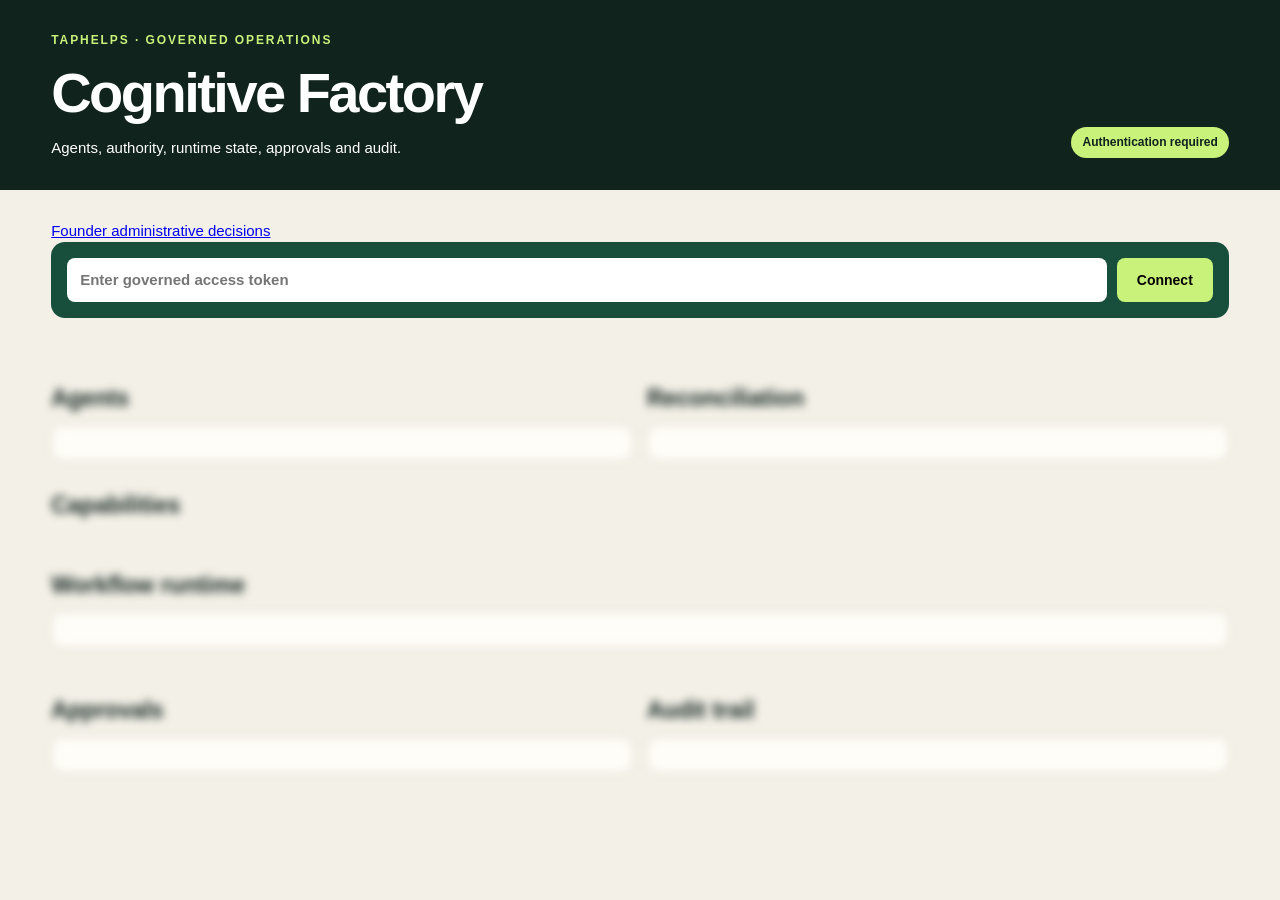
<file: index.html>
<!doctype html><html lang="en"><head><meta charset="utf-8"><meta name="viewport" content="width=device-width,initial-scale=1"><meta http-equiv="Content-Security-Policy" content="default-src 'self'; connect-src https://naffdaxyizjbqcwkawju.supabase.co; style-src 'self'; script-src 'self'; img-src 'self'; object-src 'none'; base-uri 'none'; form-action 'none'">
<title>TAP Cognitive Factory</title><link rel="stylesheet" href="./styles.css"></head>
<body><header><div><div class="eyebrow">TAPHELPS · GOVERNED OPERATIONS</div><h1>Cognitive Factory</h1><div>Agents, authority, runtime state, approvals and audit.</div></div><span id="health" class="status">Authentication required</span></header><main>
<nav aria-label="Administration"><a href="./founder-admin.html">Founder administrative decisions</a></nav>
<div class="bar"><input id="token" type="password" autocomplete="off" placeholder="Enter governed access token"><button id="connect">Connect</button></div>
<section id="content" class="restricted"><div id="metrics" class="metrics"></div><div class="cols"><div><h2>Agents</h2><div id="agents" class="panel"></div></div><div><h2>Reconciliation</h2><div id="recon" class="panel"></div></div></div><h2>Capabilities</h2><div id="capabilities" class="grid"></div><h2>Workflow runtime</h2><div id="workflows" class="panel"></div><div class="cols"><div><h2>Approvals</h2><div id="approvals" class="panel"></div></div><div><h2>Audit trail</h2><div id="audits" class="panel"></div></div></div></section></main>
<script src="./app.js" defer></script></body></html>
</file>
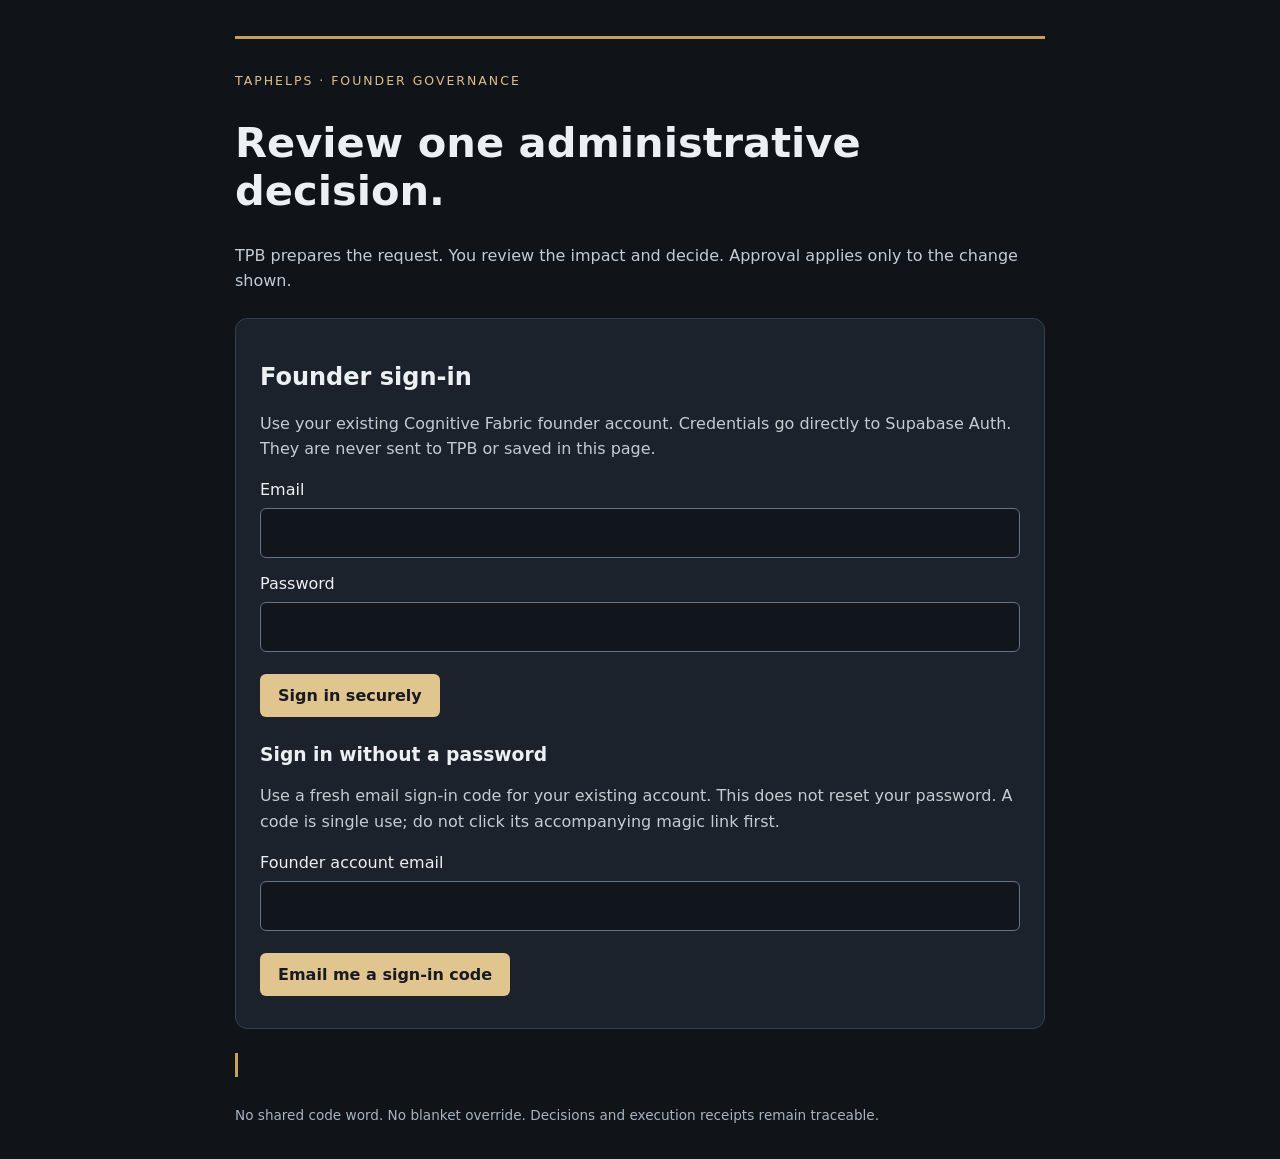
<file: founder-admin.html>
<!doctype html>
<html lang="en"><head><meta charset="utf-8"><meta name="viewport" content="width=device-width,initial-scale=1"><meta http-equiv="Content-Security-Policy" content="default-src 'none';script-src 'self';style-src 'self';connect-src https://naffdaxyizjbqcwkawju.supabase.co;form-action 'none';base-uri 'none'"><meta name="referrer" content="no-referrer"><title>TAPhelps — Founder administrative decision</title><link rel="stylesheet" href="founder-admin.css"></head>
<body><main><header><p class="brand">TAPHELPS · FOUNDER GOVERNANCE</p><h1>Review one administrative decision.</h1><p>TPB prepares the request. You review the impact and decide. Approval applies only to the change shown.</p></header>
<section id="login"><h2>Founder sign-in</h2><p>Use your existing Cognitive Fabric founder account. Credentials go directly to Supabase Auth. They are never sent to TPB or saved in this page.</p><form id="sign-in"><label>Email<input name="email" type="email" autocomplete="username" required></label><label>Password<input name="password" type="password" autocomplete="current-password" required></label><button type="submit">Sign in securely</button></form><h3>Sign in without a password</h3><p>Use a fresh email sign-in code for your existing account. This does not reset your password. A code is single use; do not click its accompanying magic link first.</p><form id="send-code"><label>Founder account email<input id="code-email" type="email" autocomplete="username" required></label><button type="submit">Email me a sign-in code</button></form><form id="verify-code" hidden><label>Email sign-in code<input id="email-code" type="text" inputmode="numeric" autocomplete="one-time-code" pattern="[0-9]{6,10}" minlength="6" maxlength="10" required></label><button type="submit">Sign in with code</button></form></section>
<section id="review" hidden><form id="load-request"><label>Request reference<input id="request-id" name="request_id" required pattern="[0-9a-fA-F-]{36}"></label><button type="submit">Review request</button></form><div id="decision" hidden><h2 id="outcome"></h2><p id="reason"></p><dl id="facts"></dl><details><summary>Exact requested change and current state</summary><pre id="exact-packet"></pre></details><p id="expiry"></p><label class="ack"><input id="risk-accepted" type="checkbox">I reviewed the exact change, risks, tradeoffs, rollback, and verification. I accept the stated risk for this request only.</label><div class="actions"><button id="approve">Approve this request</button><button id="reject" class="secondary">Reject</button><button id="revoke" class="secondary">Revoke unused approval</button></div><p>Approving a submission does not authorize deployment or provider actions. Execution returns a separate receipt.</p></div><button id="sign-out" class="secondary">Sign out</button></section>
<p id="status" role="status" aria-live="polite"></p><footer>No shared code word. No blanket override. Decisions and execution receipts remain traceable.</footer></main><script type="module" src="founder-admin.js"></script></body></html>
</file>
<file: styles.css>
:root{--ink:#10231d;--pine:#174f3c;--lime:#c9f27b;--paper:#f3f0e7;--card:#fffdf7;--muted:#68756e;--line:#d8d7cf;--warn:#b86a25}*{box-sizing:border-box}body{margin:0;background:var(--paper);color:var(--ink);font:15px/1.45 Inter,Segoe UI,sans-serif}header{background:var(--ink);color:white;padding:32px max(4vw,24px);display:flex;justify-content:space-between;align-items:end}h1{font-size:clamp(32px,5vw,56px);letter-spacing:-.045em;margin:3px 0}.eyebrow{color:var(--lime);letter-spacing:.16em;font-weight:800;font-size:12px}.status{padding:7px 11px;border-radius:99px;background:var(--lime);color:var(--ink);font-weight:800;font-size:12px}main{max-width:1440px;margin:auto;padding:30px max(4vw,24px)}.bar{display:flex;gap:10px;background:var(--pine);padding:16px;border-radius:14px}.bar input{flex:1;border:0;border-radius:8px;padding:13px;font:600 15px/1.2 Inter,Segoe UI,sans-serif}.bar button{border:0;border-radius:8px;background:var(--lime);padding:0 20px;font:800 14px/1 Inter,Segoe UI,sans-serif}.bar input:focus-visible,.bar button:focus-visible{outline:3px solid white;outline-offset:3px}.bar button:disabled{cursor:wait;opacity:.72}.metrics,.grid,.cols{display:grid;gap:14px;margin-top:18px}.metrics{grid-template-columns:repeat(5,1fr)}.grid{grid-template-columns:repeat(auto-fit,minmax(230px,1fr))}.cols{grid-template-columns:1fr 1fr}article,.panel{background:var(--card);border:1px solid var(--line);border-radius:12px;padding:17px}.metric b{font-size:31px;display:block}.metric span,small{color:var(--muted)}h2{margin:28px 0 10px;font-size:23px}.row{display:flex;justify-content:space-between;gap:15px;border-bottom:1px solid var(--line);padding:12px 0}.row:last-child{border:0}.pill{font-size:11px;font-weight:800;border-radius:99px;padding:4px 8px;background:#dfe9e3;height:max-content}.pill.divergent,.status[data-tone="error"]{background:#ffd5ad;color:#713606}.status[data-tone="loading"]{background:#e8e4da}.status[data-tone="success"]{background:var(--lime)}.empty{color:var(--muted);padding:20px}.restricted{filter:blur(4px);pointer-events:none;user-select:none}@media(max-width:850px){.metrics{grid-template-columns:1fr 1fr}.cols{grid-template-columns:1fr}header{align-items:start;gap:18px;flex-direction:column}}
</file>
<file: founder-admin.css>
:root{color-scheme:dark;font-family:system-ui,sans-serif;background:#101318;color:#edf0f3}*{box-sizing:border-box}body{margin:0}main{max-width:850px;margin:0 auto;padding:36px 20px}header{border-top:3px solid #c6a158;padding-top:20px}.brand{letter-spacing:.16em;color:#dbc18b;font-size:.78rem}h1{font-size:clamp(1.8rem,5vw,2.6rem);line-height:1.15}p{line-height:1.6;color:#c4cbd3}section{background:#1c222b;border:1px solid #38414f;border-radius:12px;padding:24px;margin:24px 0}label{display:block;margin:14px 0;line-height:1.5}input{display:block;width:100%;font:inherit;padding:12px;border:1px solid #667385;border-radius:6px;background:#11161d;color:inherit;margin-top:6px}button{font:inherit;font-weight:650;border:0;border-radius:6px;padding:12px 18px;background:#e0c58f;color:#171b21;cursor:pointer;margin:8px 8px 8px 0}button.secondary{background:#34404f;color:#fff}button:disabled{opacity:.5;cursor:wait}:focus-visible{outline:3px solid #efcf83;outline-offset:4px}.ack{padding:14px;border:1px solid #7d6a44;border-radius:6px}.ack input{width:22px;height:22px;display:inline-block;vertical-align:middle;margin:0 10px 0 0}dt{font-weight:700;color:#e0c58f;margin-top:18px}dd{margin:5px 0 14px;white-space:pre-line;line-height:1.6}pre{white-space:pre-wrap;overflow-wrap:anywhere;padding:14px;background:#11161d;font-size:.85rem}summary{cursor:pointer;padding:12px 0}footer{font-size:.85rem;color:#a9b2bf;margin-top:30px}#status{padding:12px;border-left:3px solid #c6a158}[hidden]{display:none!important}@media(max-width:500px){section{padding:16px}.actions button{width:100%}}
</file>
